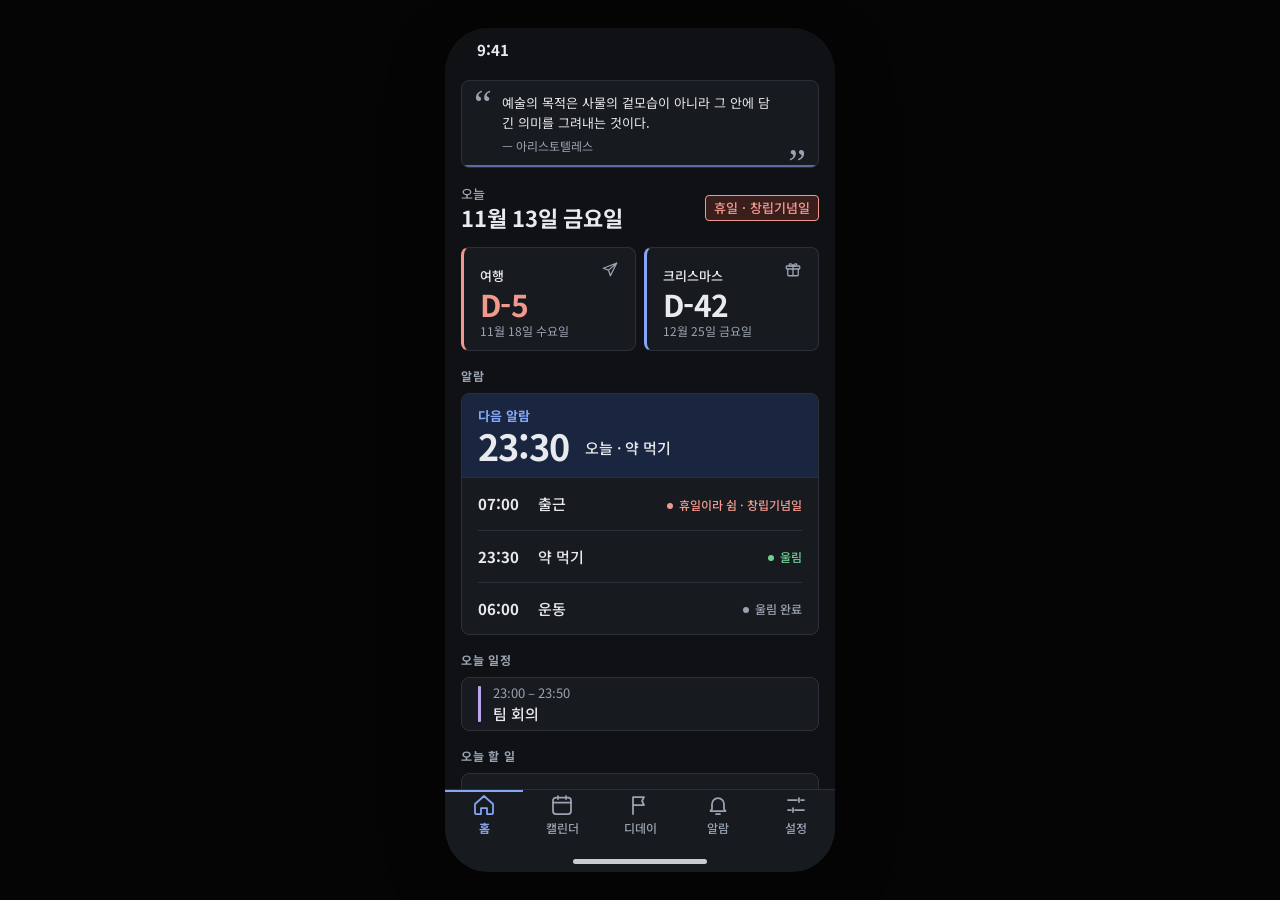
<file: design/home-e-dark.html>
<!doctype html>
<html lang="ko" data-direction="e" data-theme="dark">
<head>
<meta charset="utf-8">
<meta name="viewport" content="width=390, initial-scale=1, viewport-fit=cover">
<title>ThisMoment 홈 — 방향 E · 사무적·정돈 (다크)</title>
<link rel="preconnect" href="https://fonts.googleapis.com">
<link href="https://fonts.googleapis.com/css2?family=Noto+Sans+KR:wght@400;500;700&display=swap" rel="stylesheet">
<style>/* ==========================================================================
   ThisMoment — design tokens (1단계 시안: 방향 A/B/C × 라이트/다크)
   사용법: <html data-direction="a|b|c" data-theme="light|dark">
   - 방향을 고르면 해당 블록만 남기고 나머지는 지워도 됩니다.
   - 색 이름은 의미 기반(--color-danger 등)이라 방향이 바뀌어도 컴포넌트 CSS는 그대로입니다.
   ========================================================================== */

/* --------------------------------------------------------------------------
   1. 방향 공통 (색을 제외한 규격)
   -------------------------------------------------------------------------- */
:root {
  /* 글꼴 */
  --font-family: "Noto Sans KR", "Apple SD Gothic Neo", "Malgun Gothic", system-ui, sans-serif;
  --font-weight-regular: 400;
  --font-weight-medium: 500;
  --font-weight-bold: 700;

  /* 글자 크기 단계 */
  --font-size-xs: 12px;     /* 보조 설명, 탭 라벨 */
  --font-size-sm: 13px;     /* 메모, 칩, 섹션 제목 */
  --font-size-md: 15px;     /* 본문, 목록 행 */
  --font-size-lg: 17px;     /* 강조 본문, 버튼 */
  --font-size-xl: 20px;     /* 카드 제목 */
  --font-size-2xl: 24px;    /* 화면 제목(날짜) */
  --font-size-3xl: 32px;    /* 디데이 숫자 */
  --font-size-display: 44px;/* 다음 알람 시각 */
  --line-tight: 1.25;
  --line-normal: 1.5;

  /* 간격 (4px 기준, 8px 배수 위주) */
  --space-1: 4px;
  --space-2: 8px;
  --space-3: 12px;
  --space-4: 16px;
  --space-5: 20px;
  --space-6: 24px;
  --space-8: 32px;
  --space-10: 40px;
  --space-12: 48px;

  /* 아이콘 */
  --icon-size: 24px;
  --icon-stroke: 1.75;

  /* 터치 / 레이아웃 */
  --touch-min: 44px;
  --tabbar-h: 83px;         /* 49px 탭 + 34px 홈 인디케이터 영역 */
  --focus-ring: 2px;
}

/* --------------------------------------------------------------------------
   2. 방향 A — 미니멀 (기본값)
   -------------------------------------------------------------------------- */
:root,
[data-direction="a"] {
  --color-bg: #F6F6F3;
  --color-surface: #FFFFFF;
  --color-surface-2: #EFEFEB;
  --color-text: #1B1B19;
  --color-muted: #66665F;
  --color-line: #E4E4DE;
  --color-accent: #2F5FD0;
  --color-on-accent: #FFFFFF;
  --color-accent-soft: #E8EEFB;
  --color-danger: #C0262D;
  --color-danger-soft: #FBE9E8;
  --color-ok: #1F7A3D;
  --color-ok-soft: #E5F3EA;
  --color-event: #6B3FC8;
  --color-event-soft: #EFE9FA;
  --color-warn: #8F5A00;
  --color-warn-soft: #FBF0DC;
  --color-neutral-soft: #EDEDE8;
  --color-tabbar-bg: #FFFFFF;
  --color-tabbar-line: #E4E4DE;

  --radius-card: 14px;
  --radius-control: 12px;
  --radius-chip: 8px;
  --radius-sheet: 20px;
  --shadow-card: none;
  --shadow-sheet: 0 -8px 32px rgba(27, 27, 25, 0.16);
  --blur-bar: none;
}

[data-direction="a"][data-theme="dark"] {
  --color-bg: #131312;
  --color-surface: #1D1D1B;
  --color-surface-2: #272725;
  --color-text: #F3F3EF;
  --color-muted: #A4A49C;
  --color-line: #2F2F2C;
  --color-accent: #8AAAFF;
  --color-on-accent: #0E1630;
  --color-accent-soft: #1E2742;
  --color-danger: #FF8F8A;
  --color-danger-soft: #3A1F1E;
  --color-ok: #75D492;
  --color-ok-soft: #1B3125;
  --color-event: #BEA4FF;
  --color-event-soft: #2C2444;
  --color-warn: #E8B25A;
  --color-warn-soft: #3A2E17;
  --color-neutral-soft: #2A2A27;
  --color-tabbar-bg: #1D1D1B;
  --color-tabbar-line: #2F2F2C;
  --shadow-sheet: 0 -8px 32px rgba(0, 0, 0, 0.5);
}

/* --------------------------------------------------------------------------
   3. 방향 B — 아이폰 기본 앱 느낌 (그룹 리스트, 반투명 탭바)
   -------------------------------------------------------------------------- */
[data-direction="b"] {
  --color-bg: #F2F2F7;
  --color-surface: #FFFFFF;
  --color-surface-2: #E9E9EE;
  --color-text: #111114;
  --color-muted: #66666B;
  --color-line: #D6D6DB;
  --color-accent: #0062CC;
  --color-on-accent: #FFFFFF;
  --color-accent-soft: #E3EEFC;
  --color-danger: #C41E2A;
  --color-danger-soft: #FDE7E9;
  --color-ok: #1A7433;
  --color-ok-soft: #E3F4E8;
  --color-event: #8944AB;
  --color-event-soft: #F1E6F7;
  --color-warn: #A05A00;
  --color-warn-soft: #FDEFD9;
  --color-neutral-soft: #E9E9EE;
  --color-tabbar-bg: rgba(249, 249, 251, 0.78);
  --color-tabbar-line: rgba(60, 60, 67, 0.22);

  --radius-card: 12px;
  --radius-control: 12px;
  --radius-chip: 999px;
  --radius-sheet: 14px;
  --shadow-card: none;
  --shadow-sheet: 0 -6px 28px rgba(0, 0, 0, 0.18);
  --blur-bar: blur(22px) saturate(180%);
}

[data-direction="b"][data-theme="dark"] {
  --color-bg: #000000;
  --color-surface: #1C1C1E;
  --color-surface-2: #2C2C2E;
  --color-text: #FFFFFF;
  --color-muted: #9A9AA1;
  --color-line: #38383A;
  --color-accent: #4C9DFF;
  --color-on-accent: #001A3A;
  --color-accent-soft: #0F2A4A;
  --color-danger: #FF6B63;
  --color-danger-soft: #3D1A1C;
  --color-ok: #4CD97B;
  --color-ok-soft: #12301D;
  --color-event: #CF8CF2;
  --color-event-soft: #33203E;
  --color-warn: #FFB340;
  --color-warn-soft: #3A2A10;
  --color-neutral-soft: #2C2C2E;
  --color-tabbar-bg: rgba(28, 28, 30, 0.78);
  --color-tabbar-line: rgba(84, 84, 88, 0.55);
  --shadow-sheet: 0 -6px 28px rgba(0, 0, 0, 0.6);
}

/* --------------------------------------------------------------------------
   4. 방향 C — 부드럽고 화사 (큰 둥근 카드, 파스텔)
   -------------------------------------------------------------------------- */
[data-direction="c"] {
  --color-bg: #FAF7FF;
  --color-surface: #FFFFFF;
  --color-surface-2: #F1ECFB;
  --color-text: #25213A;
  --color-muted: #615B7A;
  --color-line: #ECE6F7;
  --color-accent: #4A55D6;
  --color-on-accent: #FFFFFF;
  --color-accent-soft: #E4E7FF;
  --color-danger: #B3243A;
  --color-danger-soft: #FFDDE2;
  --color-ok: #14703C;
  --color-ok-soft: #D6F3E1;
  --color-event: #5E35B8;
  --color-event-soft: #E7DCFF;
  --color-warn: #8A4A06;
  --color-warn-soft: #FFE6C9;
  --color-neutral-soft: #ECE9F4;
  --color-tabbar-bg: #FFFFFF;
  --color-tabbar-line: transparent;

  --radius-card: 28px;
  --radius-control: 20px;
  --radius-chip: 999px;
  --radius-sheet: 32px;
  --shadow-card: 0 8px 24px rgba(94, 53, 184, 0.10);
  --shadow-sheet: 0 -10px 40px rgba(94, 53, 184, 0.22);
  --blur-bar: none;
}

[data-direction="c"][data-theme="dark"] {
  --color-bg: #171424;
  --color-surface: #221E33;
  --color-surface-2: #2D2842;
  --color-text: #F4F1FF;
  --color-muted: #AEA7C9;
  --color-line: #342F4B;
  --color-accent: #9EA8FF;
  --color-on-accent: #131031;
  --color-accent-soft: #2B2F66;
  --color-danger: #FF9AA8;
  --color-danger-soft: #4A2030;
  --color-ok: #7EDBA3;
  --color-ok-soft: #1C3D2C;
  --color-event: #C9B3FF;
  --color-event-soft: #3A2C66;
  --color-warn: #FFC27A;
  --color-warn-soft: #4A3216;
  --color-neutral-soft: #2D2842;
  --color-tabbar-bg: #2D2842;
  --shadow-card: 0 8px 24px rgba(0, 0, 0, 0.35);
  --shadow-sheet: 0 -10px 40px rgba(0, 0, 0, 0.6);
}

/* --------------------------------------------------------------------------
   5. 방향 D — 밝고 가벼운 파스텔 (TimeBlocks 참고: 흰 바탕, 연한 색 면, 작은 그림자)
   -------------------------------------------------------------------------- */
[data-direction="d"] {
  --color-bg: #FFFFFF;
  --color-surface: #FFFFFF;
  --color-surface-2: #F3F6FC;
  --color-text: #1F2433;
  --color-muted: #586178;
  --color-line: #E8ECF5;
  --color-accent: #2B62E8;
  --color-on-accent: #FFFFFF;
  --color-accent-soft: #E8F0FF;
  --color-danger: #C8283A;
  --color-danger-soft: #FFE8EB;
  --color-ok: #1A7A40;
  --color-ok-soft: #E1F7E9;
  --color-event: #6A3FD0;
  --color-event-soft: #EFE7FF;
  --color-warn: #8F5400;
  --color-warn-soft: #FFF2D2;
  --color-neutral-soft: #F0F2F7;
  --color-tabbar-bg: #FFFFFF;
  --color-tabbar-line: #E8ECF5;

  --radius-card: 20px;
  --radius-control: 16px;
  --radius-chip: 999px;
  --radius-sheet: 28px;
  --shadow-card: 0 4px 18px rgba(43, 98, 232, 0.08);
  --shadow-sheet: 0 -8px 32px rgba(43, 98, 232, 0.16);
  --blur-bar: none;
}

[data-direction="d"][data-theme="dark"] {
  --color-bg: #101424;
  --color-surface: #181D32;
  --color-surface-2: #212844;
  --color-text: #EEF1FA;
  --color-muted: #A3ACC4;
  --color-line: #2A3150;
  --color-accent: #8FB0FF;
  --color-on-accent: #0A1536;
  --color-accent-soft: #1F2C58;
  --color-danger: #FF9AA6;
  --color-danger-soft: #42202A;
  --color-ok: #7DDBA0;
  --color-ok-soft: #1B3A2A;
  --color-event: #C5AEFF;
  --color-event-soft: #31265E;
  --color-warn: #F6C26E;
  --color-warn-soft: #3D2F16;
  --color-neutral-soft: #212844;
  --color-tabbar-bg: #181D32;
  --color-tabbar-line: #2A3150;
  --shadow-card: 0 4px 18px rgba(0, 0, 0, 0.35);
  --shadow-sheet: 0 -8px 32px rgba(0, 0, 0, 0.6);
}

/* --------------------------------------------------------------------------
   6. 방향 E — 사무적·정돈 (연한 회색 바탕, 흰 패널, 얇은 선, 작은 모서리, 색은 의미 표시에만)
   -------------------------------------------------------------------------- */
[data-direction="e"] {
  --color-bg: #FFFFFF;
  --color-surface: #FFFFFF;
  --color-surface-2: #EEF0F3;
  --color-text: #181B20;
  --color-muted: #5A6270;
  --color-line: #D8DCE2;
  --color-accent: #2A55C0;
  --color-on-accent: #FFFFFF;
  --color-accent-soft: #E9EEF9;
  --color-danger: #B42318;
  --color-danger-soft: #FCEBE9;
  --color-ok: #17703A;
  --color-ok-soft: #E6F3EA;
  --color-event: #5B3FB0;
  --color-event-soft: #EEEAF8;
  --color-warn: #8A5200;
  --color-warn-soft: #FBF1DC;
  --color-neutral-soft: #ECEEF1;
  --color-tabbar-bg: #FFFFFF;
  --color-tabbar-line: #D8DCE2;

  --radius-card: 8px;
  --radius-control: 6px;
  --radius-chip: 4px;
  --radius-sheet: 12px;
  --shadow-card: none;
  --shadow-sheet: 0 -6px 24px rgba(24, 27, 32, 0.16);
  --blur-bar: none;
}

[data-direction="e"][data-theme="dark"] {
  --color-bg: #0F1114;
  --color-surface: #171A1F;
  --color-surface-2: #20242B;
  --color-text: #E8EAEE;
  --color-muted: #9AA3B2;
  --color-line: #2B3038;
  --color-accent: #86A6F5;
  --color-on-accent: #0A1430;
  --color-accent-soft: #1A2540;
  --color-danger: #F2998F;
  --color-danger-soft: #3A1E1B;
  --color-ok: #6FCF92;
  --color-ok-soft: #17301F;
  --color-event: #B9A6F2;
  --color-event-soft: #2A2342;
  --color-warn: #E0B15C;
  --color-warn-soft: #35290F;
  --color-neutral-soft: #20242B;
  --color-tabbar-bg: #171A1F;
  --color-tabbar-line: #2B3038;
  --shadow-sheet: 0 -6px 24px rgba(0, 0, 0, 0.6);
}
</style>
<style>
*{box-sizing:border-box;margin:0;padding:0}
html{background:#CFCFCA}
html[data-theme="dark"]{background:#050505}
body{min-height:100vh;display:flex;justify-content:center;font-family:var(--font-family);-webkit-font-smoothing:antialiased}
@media (min-width:430px){body{align-items:center;padding:24px 0}.tm-phone{border-radius:44px;box-shadow:0 20px 60px rgba(0,0,0,.28)}}
.tm-phone{position:relative;width:390px;height:844px;overflow:hidden;background:var(--color-bg);color:var(--color-text);font-size:var(--font-size-md);line-height:var(--line-normal)}
.tm-status{position:absolute;top:0;left:0;right:0;height:44px;z-index:3;display:flex;align-items:center;padding:0 var(--space-8);font-size:var(--font-size-md);font-weight:var(--font-weight-bold);background:var(--color-bg)}
.tm-scroll{position:absolute;inset:0;overflow-y:auto;scrollbar-width:none;padding:calc(44px + var(--space-2)) var(--space-4) calc(var(--tabbar-h) + var(--space-6))}
.tm-scroll::-webkit-scrollbar{display:none}
.tm-i{width:var(--icon-size);height:var(--icon-size);fill:none;stroke:currentColor;stroke-width:var(--icon-stroke);stroke-linecap:round;stroke-linejoin:round;flex:none}
p,h1,h2,blockquote,figure{margin:0}
ul{list-style:none}
button{font:inherit;color:inherit;background:none;border:0;text-align:left;cursor:pointer}
:focus-visible{outline:var(--focus-ring) solid var(--color-accent);outline-offset:2px}
.tm-quote{position:relative;overflow:hidden}
.tm-quote blockquote{font-size:var(--font-size-sm);line-height:1.55;font-weight:var(--font-weight-medium)}
.tm-quote figcaption{font-size:var(--font-size-xs);color:var(--color-muted);margin-top:var(--space-1)}
.tm-q-mark{position:absolute;font-family:Georgia,"Noto Serif KR",serif;line-height:1;color:var(--color-accent);pointer-events:none}
.tm-q-timer{position:absolute;left:0;bottom:0;height:2px;background:var(--color-accent);width:100%;transform-origin:left;animation:tm-timer 10s linear infinite;opacity:.55}
@keyframes tm-timer{from{transform:scaleX(0)}to{transform:scaleX(1)}}
@media (prefers-reduced-motion:reduce){.tm-q-timer{animation:none;transform:scaleX(1);opacity:.25}}
.tm-today{display:flex;align-items:flex-end;justify-content:space-between;gap:var(--space-2)}
.tm-eyebrow{font-size:var(--font-size-sm);color:var(--color-muted);font-weight:var(--font-weight-medium)}
.tm-today h1{font-size:var(--font-size-2xl);line-height:var(--line-tight);font-weight:var(--font-weight-bold);letter-spacing:-.02em}
.tm-chip{display:inline-flex;align-items:center;min-height:28px;padding:0 var(--space-3);border-radius:var(--radius-chip);font-size:var(--font-size-sm);font-weight:var(--font-weight-bold);white-space:nowrap}
.tm-chip-danger{background:var(--color-danger-soft);color:var(--color-danger)}
.tm-dday-grid{display:grid;grid-template-columns:1fr 1fr;gap:var(--space-3)}
.tm-dday{position:relative;background:var(--color-surface);border-radius:var(--radius-card);box-shadow:var(--shadow-card)}
.tm-dday p{line-height:var(--line-tight)}
.tm-dday-title{font-size:var(--font-size-sm);font-weight:var(--font-weight-medium)}
.tm-dday-count{font-size:var(--font-size-3xl);font-weight:var(--font-weight-bold);letter-spacing:-.02em;font-variant-numeric:tabular-nums}
.tm-dday-date{font-size:var(--font-size-xs);color:var(--color-muted)}
.tm-sec-title{font-size:var(--font-size-sm);font-weight:var(--font-weight-bold);color:var(--color-muted)}
.tm-card{background:var(--color-surface);border-radius:var(--radius-card);box-shadow:var(--shadow-card);overflow:hidden}
.tm-alarm-label{font-size:var(--font-size-sm);color:var(--color-muted);font-weight:var(--font-weight-medium)}
.tm-alarm-time{font-size:var(--font-size-display);line-height:1.1;font-weight:var(--font-weight-bold);letter-spacing:-.03em;font-variant-numeric:tabular-nums}
.tm-alarm-sub{font-size:var(--font-size-md);font-weight:var(--font-weight-medium)}
.tm-row{display:flex;align-items:center;min-height:var(--touch-min)}
.tm-row-ic{display:none}
.tm-time{font-variant-numeric:tabular-nums;font-weight:var(--font-weight-bold);font-size:var(--font-size-md);width:52px;flex:none}
.tm-row-main{display:flex;flex-direction:column;min-width:0}
.tm-row-main b{font-weight:var(--font-weight-medium);font-size:var(--font-size-md);line-height:var(--line-tight)}
.tm-note{font-size:var(--font-size-xs);line-height:var(--line-tight);margin-top:2px;font-weight:var(--font-weight-medium)}
.tm-note-danger{color:var(--color-danger)}.tm-note-ok{color:var(--color-ok)}.tm-note-muted{color:var(--color-muted)}
.tm-event{display:flex;align-items:center;gap:var(--space-3);min-height:var(--touch-min)}
.tm-event-bar{width:4px;height:40px;border-radius:2px;background:var(--color-event);flex:none}
.tm-event-time{font-size:var(--font-size-xs);color:var(--color-muted);font-variant-numeric:tabular-nums}
.tm-event-title{font-size:var(--font-size-md);font-weight:var(--font-weight-medium)}
.tm-todo{display:flex;align-items:center;gap:var(--space-3);width:100%;min-height:var(--touch-min)}
.tm-check{width:22px;height:22px;border-radius:50%;border:1.75px solid var(--color-muted);display:grid;place-items:center;flex:none}
.tm-check .tm-i{width:14px;height:14px;stroke-width:2.4;opacity:0}
.tm-todo.is-done .tm-check{background:var(--color-accent);border-color:var(--color-accent);color:var(--color-on-accent)}
.tm-todo.is-done .tm-check .tm-i{opacity:1}
.tm-todo.is-done .tm-todo-text{text-decoration:line-through;color:var(--color-muted)}
.tm-tabbar{position:absolute;left:0;right:0;bottom:0;height:var(--tabbar-h);display:grid;grid-template-columns:repeat(5,1fr);align-items:start;padding-top:var(--space-1);background:var(--color-tabbar-bg);border-top:.5px solid var(--color-tabbar-line);-webkit-backdrop-filter:var(--blur-bar);backdrop-filter:var(--blur-bar);z-index:4}
.tm-tab{display:flex;flex-direction:column;align-items:center;justify-content:center;gap:2px;min-height:var(--touch-min);height:49px;color:var(--color-muted);text-decoration:none;font-size:var(--font-size-xs);font-weight:var(--font-weight-medium)}
.tm-tab.is-active{color:var(--color-accent);font-weight:var(--font-weight-bold)}
.tm-home-bar{position:absolute;left:50%;bottom:8px;width:134px;height:5px;margin-left:-67px;border-radius:3px;background:var(--color-text);opacity:.85;z-index:5}

/* 방향 E — 사무적·정돈: 얇은 선, 작은 모서리, 표처럼 정렬된 행, 색은 상태 표시에만 */
.tm-quote{padding:var(--space-3) var(--space-3) var(--space-3) var(--space-10);margin:0 0 var(--space-4);background:var(--color-surface);border:1px solid var(--color-line);border-radius:var(--radius-card)}
.tm-q-open{left:var(--space-3);top:4px;font-size:40px;color:var(--color-muted)}
.tm-q-close{right:var(--space-3);bottom:-16px;font-size:40px;color:var(--color-muted)}
.tm-quote{padding-right:var(--space-10)}
.tm-quote blockquote{font-weight:var(--font-weight-regular);color:var(--color-text)}
.tm-q-timer{height:2px;left:0;right:0;width:100%;opacity:.6}
.tm-today{margin:0 0 var(--space-4);align-items:center}
.tm-today h1{font-size:22px;letter-spacing:-.01em}
.tm-chip{min-height:26px;padding:0 var(--space-2);font-weight:var(--font-weight-medium);border:1px solid currentColor;background:var(--color-danger-soft)}
.tm-dday-grid{gap:var(--space-2)}
.tm-dday{padding:var(--space-3) var(--space-4);border:1px solid var(--color-line);display:grid;grid-template-columns:1fr auto;column-gap:var(--space-2);align-items:end}
.tm-dday-title{grid-column:1;font-weight:var(--font-weight-medium)}
.tm-dday-ic{grid-column:2;grid-row:1;color:var(--color-muted);justify-self:end}
.tm-dday-ic .tm-i{width:18px;height:18px}
.tm-dday-count{grid-column:1/3;font-size:30px;margin-top:2px}
.tm-dday-date{grid-column:1/3}
.tm-dday-danger{border-left:3px solid var(--color-danger)}
.tm-dday-danger .tm-dday-count{color:var(--color-danger)}
.tm-dday-accent{border-left:3px solid var(--color-accent)}
.tm-sec{margin-top:var(--space-4)}
.tm-sec-title{margin:0 0 var(--space-2);font-size:var(--font-size-xs);letter-spacing:.06em;font-weight:var(--font-weight-bold)}
.tm-card{border:1px solid var(--color-line);border-radius:var(--radius-card)}
.tm-alarm-next{display:grid;grid-template-columns:auto 1fr;column-gap:var(--space-4);align-items:end;padding:var(--space-3) var(--space-4);border-bottom:1px solid var(--color-line);background:var(--color-accent-soft)}
.tm-alarm-label{grid-column:1/3;color:var(--color-accent);font-weight:var(--font-weight-bold)}
.tm-alarm-time{font-size:36px;color:var(--color-text)}
.tm-alarm-sub{padding-bottom:6px;color:var(--color-text)}
.tm-rows{padding:0 var(--space-4)}
.tm-row{min-height:52px;border-top:1px solid var(--color-line);gap:var(--space-2)}
.tm-row:first-child{border-top:0}
.tm-row-main{flex:1;flex-direction:row;align-items:center;justify-content:space-between;gap:var(--space-2)}
.tm-note{margin:0;text-align:right}
.tm-note::before{content:"";display:inline-block;width:6px;height:6px;border-radius:50%;background:currentColor;margin-right:6px;vertical-align:1px}
.tm-event-card,.tm-todo-card{padding:var(--space-1) var(--space-4)}
.tm-event-bar{width:3px;height:36px;border-radius:1px}
.tm-event-time{font-size:var(--font-size-sm)}
.tm-check{border-radius:5px;border-width:1.5px}
.tm-todo+.tm-todo{border-top:1px solid var(--color-line)}
.tm-tabbar{padding-top:0;align-items:start}
.tm-tab{height:49px;border-radius:0}
.tm-tab.is-active{box-shadow:inset 0 2px 0 var(--color-accent)}
</style>
</head>
<body>
<div class="tm-phone" id="tm-root">
  <svg width="0" height="0" style="position:absolute" aria-hidden="true" focusable="false"><defs>
<symbol id="tm-i-home" viewBox="0 0 24 24"><path d="M3 11l9-8 9 8v9a1 1 0 0 1-1 1h-5v-6H9v6H4a1 1 0 0 1-1-1z"/></symbol>
<symbol id="tm-i-cal" viewBox="0 0 24 24"><rect x="3" y="4.5" width="18" height="16.5" rx="3"/><path d="M3 9.5h18M8 3v3M16 3v3"/></symbol>
<symbol id="tm-i-flag" viewBox="0 0 24 24"><path d="M5 21V4M5 4h11l-2 4 2 4H5"/></symbol>
<symbol id="tm-i-bell" viewBox="0 0 24 24"><path d="M6 16v-5a6 6 0 0 1 12 0v5l1.5 2h-15zM10 21h4"/></symbol>
<symbol id="tm-i-set" viewBox="0 0 24 24"><path d="M4 7h9M17 7h3M4 17h3M11 17h9M15 5v4M9 15v4"/></symbol>
<symbol id="tm-i-plane" viewBox="0 0 24 24"><path d="M21 4L3 11l7 2.5L12.5 21zM10 13.5L21 4"/></symbol>
<symbol id="tm-i-gift" viewBox="0 0 24 24"><rect x="3" y="8" width="18" height="4" rx="1"/><path d="M12 8v13M5 12v8a1 1 0 0 0 1 1h12a1 1 0 0 0 1-1v-8M12 8c-1-3-5-4-5-1.5S10 8 12 8zM12 8c1-3 5-4 5-1.5S14 8 12 8z"/></symbol>
<symbol id="tm-i-check" viewBox="0 0 24 24"><path d="M5 12.5l4.5 4.5L19 7.5"/></symbol>
<symbol id="tm-i-brief" viewBox="0 0 24 24"><rect x="3" y="7" width="18" height="13" rx="2"/><path d="M9 7V5a1 1 0 0 1 1-1h4a1 1 0 0 1 1 1v2M3 13h18"/></symbol>
<symbol id="tm-i-pill" viewBox="0 0 24 24"><path d="M10.5 20.5a5 5 0 0 1-7-7l9-9a5 5 0 0 1 7 7zM8.5 8.5l7 7"/></symbol>
<symbol id="tm-i-dumb" viewBox="0 0 24 24"><path d="M6 8v8M18 8v8M3 10v4M21 10v4M6 12h12"/></symbol>
<symbol id="tm-i-plus" viewBox="0 0 24 24"><path d="M12 5v14M5 12h14"/></symbol>
</defs></svg>
  <div class="tm-status" aria-hidden="true"><span>9:41</span></div>
  <main class="tm-scroll">

    <figure class="tm-quote" aria-live="off">
      <span class="tm-q-mark tm-q-open" aria-hidden="true">&ldquo;</span>
      <blockquote>예술의 목적은 사물의 겉모습이 아니라 그 안에 담긴 의미를 그려내는 것이다.</blockquote>
      <figcaption>&mdash; 아리스토텔레스</figcaption>
      <span class="tm-q-mark tm-q-close" aria-hidden="true">&rdquo;</span>
      <span class="tm-q-timer" aria-hidden="true"></span>
    </figure>

    <header class="tm-today">
      <div>
        <p class="tm-eyebrow">오늘</p>
        <h1>11월 13일 금요일</h1>
      </div>
      <span class="tm-chip tm-chip-danger">휴일 · 창립기념일</span>
    </header>

    <section class="tm-dday-grid" aria-label="디데이">
      <article class="tm-dday tm-dday-danger">
        <span class="tm-dday-ic"><svg class="tm-i" aria-hidden="true"><use href="#tm-i-plane"/></svg></span>
        <p class="tm-dday-title">여행</p>
        <p class="tm-dday-count">D-5</p>
        <p class="tm-dday-date">11월 18일 수요일</p>
      </article>
      <article class="tm-dday tm-dday-accent">
        <span class="tm-dday-ic"><svg class="tm-i" aria-hidden="true"><use href="#tm-i-gift"/></svg></span>
        <p class="tm-dday-title">크리스마스</p>
        <p class="tm-dday-count">D-42</p>
        <p class="tm-dday-date">12월 25일 금요일</p>
      </article>
    </section>

    <section class="tm-sec">
      <h2 class="tm-sec-title">알람</h2>
      <div class="tm-card tm-alarm">
        <div class="tm-alarm-next">
          <p class="tm-alarm-label">다음 알람</p>
          <p class="tm-alarm-time">23:30</p>
          <p class="tm-alarm-sub">오늘 · 약 먹기</p>
        </div>
        <ul class="tm-rows">
          <li class="tm-row">
            <span class="tm-row-ic tm-tone-danger"><svg class="tm-i" aria-hidden="true"><use href="#tm-i-brief"/></svg></span>
            <span class="tm-time">07:00</span>
            <span class="tm-row-main"><b>출근</b><small class="tm-note tm-note-danger">휴일이라 쉼 · 창립기념일</small></span>
          </li>
          <li class="tm-row">
            <span class="tm-row-ic tm-tone-ok"><svg class="tm-i" aria-hidden="true"><use href="#tm-i-pill"/></svg></span>
            <span class="tm-time">23:30</span>
            <span class="tm-row-main"><b>약 먹기</b><small class="tm-note tm-note-ok">울림</small></span>
          </li>
          <li class="tm-row">
            <span class="tm-row-ic tm-tone-neutral"><svg class="tm-i" aria-hidden="true"><use href="#tm-i-dumb"/></svg></span>
            <span class="tm-time">06:00</span>
            <span class="tm-row-main"><b>운동</b><small class="tm-note tm-note-muted">울림 완료</small></span>
          </li>
        </ul>
      </div>
    </section>

    <section class="tm-sec">
      <h2 class="tm-sec-title">오늘 일정</h2>
      <div class="tm-card tm-event-card">
        <div class="tm-event">
          <span class="tm-event-bar" aria-hidden="true"></span>
          <div><p class="tm-event-time">23:00 – 23:50</p><p class="tm-event-title">팀 회의</p></div>
        </div>
      </div>
    </section>

    <section class="tm-sec">
      <h2 class="tm-sec-title">오늘 할 일</h2>
      <div class="tm-card tm-todo-card">
        <button class="tm-todo" role="checkbox" aria-checked="false"><span class="tm-check"><svg class="tm-i" aria-hidden="true"><use href="#tm-i-check"/></svg></span><span class="tm-todo-text">메일 답장</span></button>
        <button class="tm-todo is-done" role="checkbox" aria-checked="true"><span class="tm-check"><svg class="tm-i" aria-hidden="true"><use href="#tm-i-check"/></svg></span><span class="tm-todo-text">장보기</span></button>
      </div>
    </section>

  </main>

  <nav class="tm-tabbar" aria-label="주 메뉴">
    <a class="tm-tab is-active" href="#" aria-current="page"><svg class="tm-i" aria-hidden="true"><use href="#tm-i-home"/></svg><span>홈</span></a>
    <a class="tm-tab" href="#"><svg class="tm-i" aria-hidden="true"><use href="#tm-i-cal"/></svg><span>캘린더</span></a>
    <a class="tm-tab" href="#"><svg class="tm-i" aria-hidden="true"><use href="#tm-i-flag"/></svg><span>디데이</span></a>
    <a class="tm-tab" href="#"><svg class="tm-i" aria-hidden="true"><use href="#tm-i-bell"/></svg><span>알람</span></a>
    <a class="tm-tab" href="#"><svg class="tm-i" aria-hidden="true"><use href="#tm-i-set"/></svg><span>설정</span></a>
  </nav>
  <span class="tm-home-bar" aria-hidden="true"></span>
</div>
</body>
</html>
</file>
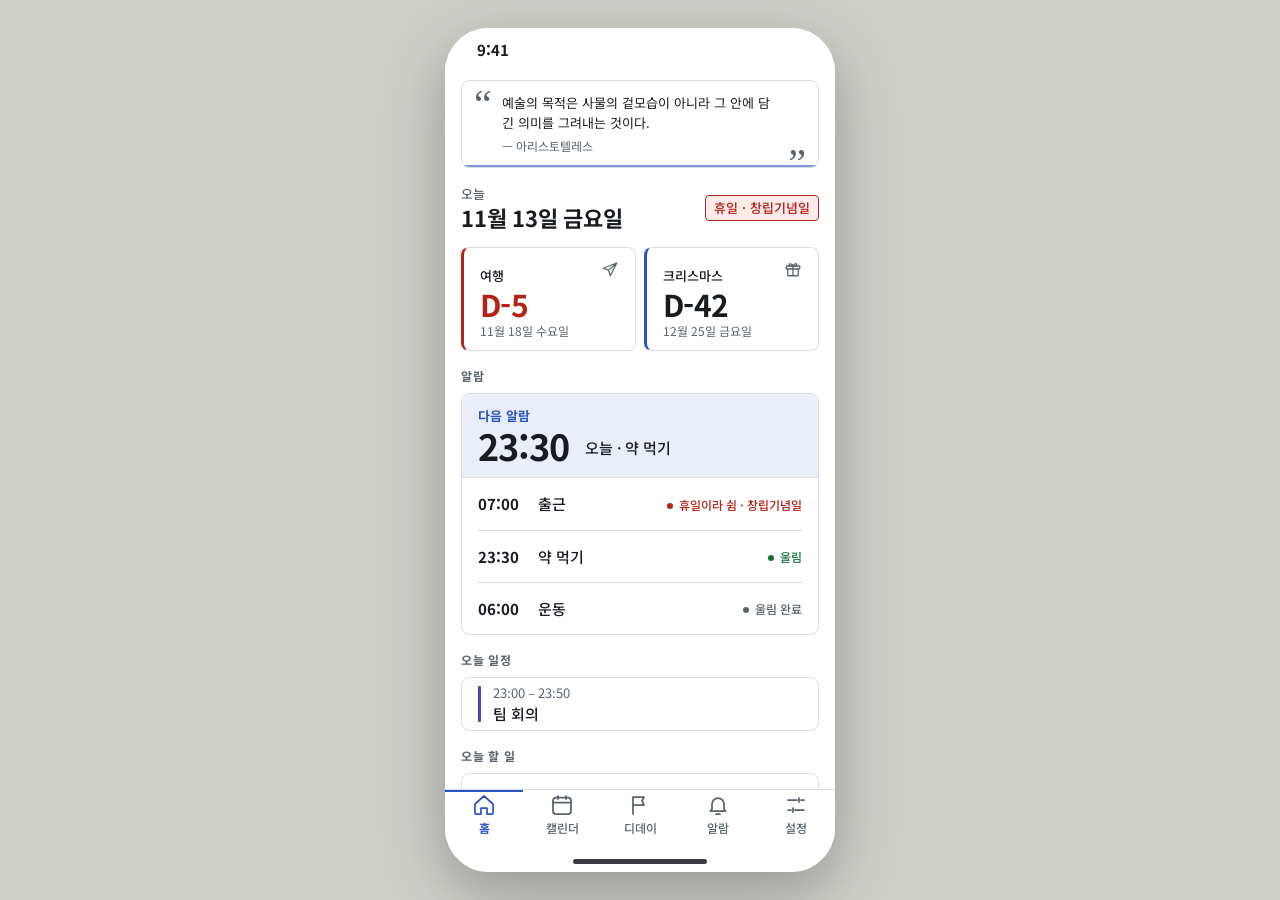
<file: design/home-e-light.html>
<!doctype html>
<html lang="ko" data-direction="e" data-theme="light">
<head>
<meta charset="utf-8">
<meta name="viewport" content="width=390, initial-scale=1, viewport-fit=cover">
<title>ThisMoment 홈 — 방향 E · 사무적·정돈 (라이트)</title>
<link rel="preconnect" href="https://fonts.googleapis.com">
<link href="https://fonts.googleapis.com/css2?family=Noto+Sans+KR:wght@400;500;700&display=swap" rel="stylesheet">
<style>/* ==========================================================================
   ThisMoment — design tokens (1단계 시안: 방향 A/B/C × 라이트/다크)
   사용법: <html data-direction="a|b|c" data-theme="light|dark">
   - 방향을 고르면 해당 블록만 남기고 나머지는 지워도 됩니다.
   - 색 이름은 의미 기반(--color-danger 등)이라 방향이 바뀌어도 컴포넌트 CSS는 그대로입니다.
   ========================================================================== */

/* --------------------------------------------------------------------------
   1. 방향 공통 (색을 제외한 규격)
   -------------------------------------------------------------------------- */
:root {
  /* 글꼴 */
  --font-family: "Noto Sans KR", "Apple SD Gothic Neo", "Malgun Gothic", system-ui, sans-serif;
  --font-weight-regular: 400;
  --font-weight-medium: 500;
  --font-weight-bold: 700;

  /* 글자 크기 단계 */
  --font-size-xs: 12px;     /* 보조 설명, 탭 라벨 */
  --font-size-sm: 13px;     /* 메모, 칩, 섹션 제목 */
  --font-size-md: 15px;     /* 본문, 목록 행 */
  --font-size-lg: 17px;     /* 강조 본문, 버튼 */
  --font-size-xl: 20px;     /* 카드 제목 */
  --font-size-2xl: 24px;    /* 화면 제목(날짜) */
  --font-size-3xl: 32px;    /* 디데이 숫자 */
  --font-size-display: 44px;/* 다음 알람 시각 */
  --line-tight: 1.25;
  --line-normal: 1.5;

  /* 간격 (4px 기준, 8px 배수 위주) */
  --space-1: 4px;
  --space-2: 8px;
  --space-3: 12px;
  --space-4: 16px;
  --space-5: 20px;
  --space-6: 24px;
  --space-8: 32px;
  --space-10: 40px;
  --space-12: 48px;

  /* 아이콘 */
  --icon-size: 24px;
  --icon-stroke: 1.75;

  /* 터치 / 레이아웃 */
  --touch-min: 44px;
  --tabbar-h: 83px;         /* 49px 탭 + 34px 홈 인디케이터 영역 */
  --focus-ring: 2px;
}

/* --------------------------------------------------------------------------
   2. 방향 A — 미니멀 (기본값)
   -------------------------------------------------------------------------- */
:root,
[data-direction="a"] {
  --color-bg: #F6F6F3;
  --color-surface: #FFFFFF;
  --color-surface-2: #EFEFEB;
  --color-text: #1B1B19;
  --color-muted: #66665F;
  --color-line: #E4E4DE;
  --color-accent: #2F5FD0;
  --color-on-accent: #FFFFFF;
  --color-accent-soft: #E8EEFB;
  --color-danger: #C0262D;
  --color-danger-soft: #FBE9E8;
  --color-ok: #1F7A3D;
  --color-ok-soft: #E5F3EA;
  --color-event: #6B3FC8;
  --color-event-soft: #EFE9FA;
  --color-warn: #8F5A00;
  --color-warn-soft: #FBF0DC;
  --color-neutral-soft: #EDEDE8;
  --color-tabbar-bg: #FFFFFF;
  --color-tabbar-line: #E4E4DE;

  --radius-card: 14px;
  --radius-control: 12px;
  --radius-chip: 8px;
  --radius-sheet: 20px;
  --shadow-card: none;
  --shadow-sheet: 0 -8px 32px rgba(27, 27, 25, 0.16);
  --blur-bar: none;
}

[data-direction="a"][data-theme="dark"] {
  --color-bg: #131312;
  --color-surface: #1D1D1B;
  --color-surface-2: #272725;
  --color-text: #F3F3EF;
  --color-muted: #A4A49C;
  --color-line: #2F2F2C;
  --color-accent: #8AAAFF;
  --color-on-accent: #0E1630;
  --color-accent-soft: #1E2742;
  --color-danger: #FF8F8A;
  --color-danger-soft: #3A1F1E;
  --color-ok: #75D492;
  --color-ok-soft: #1B3125;
  --color-event: #BEA4FF;
  --color-event-soft: #2C2444;
  --color-warn: #E8B25A;
  --color-warn-soft: #3A2E17;
  --color-neutral-soft: #2A2A27;
  --color-tabbar-bg: #1D1D1B;
  --color-tabbar-line: #2F2F2C;
  --shadow-sheet: 0 -8px 32px rgba(0, 0, 0, 0.5);
}

/* --------------------------------------------------------------------------
   3. 방향 B — 아이폰 기본 앱 느낌 (그룹 리스트, 반투명 탭바)
   -------------------------------------------------------------------------- */
[data-direction="b"] {
  --color-bg: #F2F2F7;
  --color-surface: #FFFFFF;
  --color-surface-2: #E9E9EE;
  --color-text: #111114;
  --color-muted: #66666B;
  --color-line: #D6D6DB;
  --color-accent: #0062CC;
  --color-on-accent: #FFFFFF;
  --color-accent-soft: #E3EEFC;
  --color-danger: #C41E2A;
  --color-danger-soft: #FDE7E9;
  --color-ok: #1A7433;
  --color-ok-soft: #E3F4E8;
  --color-event: #8944AB;
  --color-event-soft: #F1E6F7;
  --color-warn: #A05A00;
  --color-warn-soft: #FDEFD9;
  --color-neutral-soft: #E9E9EE;
  --color-tabbar-bg: rgba(249, 249, 251, 0.78);
  --color-tabbar-line: rgba(60, 60, 67, 0.22);

  --radius-card: 12px;
  --radius-control: 12px;
  --radius-chip: 999px;
  --radius-sheet: 14px;
  --shadow-card: none;
  --shadow-sheet: 0 -6px 28px rgba(0, 0, 0, 0.18);
  --blur-bar: blur(22px) saturate(180%);
}

[data-direction="b"][data-theme="dark"] {
  --color-bg: #000000;
  --color-surface: #1C1C1E;
  --color-surface-2: #2C2C2E;
  --color-text: #FFFFFF;
  --color-muted: #9A9AA1;
  --color-line: #38383A;
  --color-accent: #4C9DFF;
  --color-on-accent: #001A3A;
  --color-accent-soft: #0F2A4A;
  --color-danger: #FF6B63;
  --color-danger-soft: #3D1A1C;
  --color-ok: #4CD97B;
  --color-ok-soft: #12301D;
  --color-event: #CF8CF2;
  --color-event-soft: #33203E;
  --color-warn: #FFB340;
  --color-warn-soft: #3A2A10;
  --color-neutral-soft: #2C2C2E;
  --color-tabbar-bg: rgba(28, 28, 30, 0.78);
  --color-tabbar-line: rgba(84, 84, 88, 0.55);
  --shadow-sheet: 0 -6px 28px rgba(0, 0, 0, 0.6);
}

/* --------------------------------------------------------------------------
   4. 방향 C — 부드럽고 화사 (큰 둥근 카드, 파스텔)
   -------------------------------------------------------------------------- */
[data-direction="c"] {
  --color-bg: #FAF7FF;
  --color-surface: #FFFFFF;
  --color-surface-2: #F1ECFB;
  --color-text: #25213A;
  --color-muted: #615B7A;
  --color-line: #ECE6F7;
  --color-accent: #4A55D6;
  --color-on-accent: #FFFFFF;
  --color-accent-soft: #E4E7FF;
  --color-danger: #B3243A;
  --color-danger-soft: #FFDDE2;
  --color-ok: #14703C;
  --color-ok-soft: #D6F3E1;
  --color-event: #5E35B8;
  --color-event-soft: #E7DCFF;
  --color-warn: #8A4A06;
  --color-warn-soft: #FFE6C9;
  --color-neutral-soft: #ECE9F4;
  --color-tabbar-bg: #FFFFFF;
  --color-tabbar-line: transparent;

  --radius-card: 28px;
  --radius-control: 20px;
  --radius-chip: 999px;
  --radius-sheet: 32px;
  --shadow-card: 0 8px 24px rgba(94, 53, 184, 0.10);
  --shadow-sheet: 0 -10px 40px rgba(94, 53, 184, 0.22);
  --blur-bar: none;
}

[data-direction="c"][data-theme="dark"] {
  --color-bg: #171424;
  --color-surface: #221E33;
  --color-surface-2: #2D2842;
  --color-text: #F4F1FF;
  --color-muted: #AEA7C9;
  --color-line: #342F4B;
  --color-accent: #9EA8FF;
  --color-on-accent: #131031;
  --color-accent-soft: #2B2F66;
  --color-danger: #FF9AA8;
  --color-danger-soft: #4A2030;
  --color-ok: #7EDBA3;
  --color-ok-soft: #1C3D2C;
  --color-event: #C9B3FF;
  --color-event-soft: #3A2C66;
  --color-warn: #FFC27A;
  --color-warn-soft: #4A3216;
  --color-neutral-soft: #2D2842;
  --color-tabbar-bg: #2D2842;
  --shadow-card: 0 8px 24px rgba(0, 0, 0, 0.35);
  --shadow-sheet: 0 -10px 40px rgba(0, 0, 0, 0.6);
}

/* --------------------------------------------------------------------------
   5. 방향 D — 밝고 가벼운 파스텔 (TimeBlocks 참고: 흰 바탕, 연한 색 면, 작은 그림자)
   -------------------------------------------------------------------------- */
[data-direction="d"] {
  --color-bg: #FFFFFF;
  --color-surface: #FFFFFF;
  --color-surface-2: #F3F6FC;
  --color-text: #1F2433;
  --color-muted: #586178;
  --color-line: #E8ECF5;
  --color-accent: #2B62E8;
  --color-on-accent: #FFFFFF;
  --color-accent-soft: #E8F0FF;
  --color-danger: #C8283A;
  --color-danger-soft: #FFE8EB;
  --color-ok: #1A7A40;
  --color-ok-soft: #E1F7E9;
  --color-event: #6A3FD0;
  --color-event-soft: #EFE7FF;
  --color-warn: #8F5400;
  --color-warn-soft: #FFF2D2;
  --color-neutral-soft: #F0F2F7;
  --color-tabbar-bg: #FFFFFF;
  --color-tabbar-line: #E8ECF5;

  --radius-card: 20px;
  --radius-control: 16px;
  --radius-chip: 999px;
  --radius-sheet: 28px;
  --shadow-card: 0 4px 18px rgba(43, 98, 232, 0.08);
  --shadow-sheet: 0 -8px 32px rgba(43, 98, 232, 0.16);
  --blur-bar: none;
}

[data-direction="d"][data-theme="dark"] {
  --color-bg: #101424;
  --color-surface: #181D32;
  --color-surface-2: #212844;
  --color-text: #EEF1FA;
  --color-muted: #A3ACC4;
  --color-line: #2A3150;
  --color-accent: #8FB0FF;
  --color-on-accent: #0A1536;
  --color-accent-soft: #1F2C58;
  --color-danger: #FF9AA6;
  --color-danger-soft: #42202A;
  --color-ok: #7DDBA0;
  --color-ok-soft: #1B3A2A;
  --color-event: #C5AEFF;
  --color-event-soft: #31265E;
  --color-warn: #F6C26E;
  --color-warn-soft: #3D2F16;
  --color-neutral-soft: #212844;
  --color-tabbar-bg: #181D32;
  --color-tabbar-line: #2A3150;
  --shadow-card: 0 4px 18px rgba(0, 0, 0, 0.35);
  --shadow-sheet: 0 -8px 32px rgba(0, 0, 0, 0.6);
}

/* --------------------------------------------------------------------------
   6. 방향 E — 사무적·정돈 (연한 회색 바탕, 흰 패널, 얇은 선, 작은 모서리, 색은 의미 표시에만)
   -------------------------------------------------------------------------- */
[data-direction="e"] {
  --color-bg: #FFFFFF;
  --color-surface: #FFFFFF;
  --color-surface-2: #EEF0F3;
  --color-text: #181B20;
  --color-muted: #5A6270;
  --color-line: #D8DCE2;
  --color-accent: #2A55C0;
  --color-on-accent: #FFFFFF;
  --color-accent-soft: #E9EEF9;
  --color-danger: #B42318;
  --color-danger-soft: #FCEBE9;
  --color-ok: #17703A;
  --color-ok-soft: #E6F3EA;
  --color-event: #5B3FB0;
  --color-event-soft: #EEEAF8;
  --color-warn: #8A5200;
  --color-warn-soft: #FBF1DC;
  --color-neutral-soft: #ECEEF1;
  --color-tabbar-bg: #FFFFFF;
  --color-tabbar-line: #D8DCE2;

  --radius-card: 8px;
  --radius-control: 6px;
  --radius-chip: 4px;
  --radius-sheet: 12px;
  --shadow-card: none;
  --shadow-sheet: 0 -6px 24px rgba(24, 27, 32, 0.16);
  --blur-bar: none;
}

[data-direction="e"][data-theme="dark"] {
  --color-bg: #0F1114;
  --color-surface: #171A1F;
  --color-surface-2: #20242B;
  --color-text: #E8EAEE;
  --color-muted: #9AA3B2;
  --color-line: #2B3038;
  --color-accent: #86A6F5;
  --color-on-accent: #0A1430;
  --color-accent-soft: #1A2540;
  --color-danger: #F2998F;
  --color-danger-soft: #3A1E1B;
  --color-ok: #6FCF92;
  --color-ok-soft: #17301F;
  --color-event: #B9A6F2;
  --color-event-soft: #2A2342;
  --color-warn: #E0B15C;
  --color-warn-soft: #35290F;
  --color-neutral-soft: #20242B;
  --color-tabbar-bg: #171A1F;
  --color-tabbar-line: #2B3038;
  --shadow-sheet: 0 -6px 24px rgba(0, 0, 0, 0.6);
}
</style>
<style>
*{box-sizing:border-box;margin:0;padding:0}
html{background:#CFCFCA}
html[data-theme="dark"]{background:#050505}
body{min-height:100vh;display:flex;justify-content:center;font-family:var(--font-family);-webkit-font-smoothing:antialiased}
@media (min-width:430px){body{align-items:center;padding:24px 0}.tm-phone{border-radius:44px;box-shadow:0 20px 60px rgba(0,0,0,.28)}}
.tm-phone{position:relative;width:390px;height:844px;overflow:hidden;background:var(--color-bg);color:var(--color-text);font-size:var(--font-size-md);line-height:var(--line-normal)}
.tm-status{position:absolute;top:0;left:0;right:0;height:44px;z-index:3;display:flex;align-items:center;padding:0 var(--space-8);font-size:var(--font-size-md);font-weight:var(--font-weight-bold);background:var(--color-bg)}
.tm-scroll{position:absolute;inset:0;overflow-y:auto;scrollbar-width:none;padding:calc(44px + var(--space-2)) var(--space-4) calc(var(--tabbar-h) + var(--space-6))}
.tm-scroll::-webkit-scrollbar{display:none}
.tm-i{width:var(--icon-size);height:var(--icon-size);fill:none;stroke:currentColor;stroke-width:var(--icon-stroke);stroke-linecap:round;stroke-linejoin:round;flex:none}
p,h1,h2,blockquote,figure{margin:0}
ul{list-style:none}
button{font:inherit;color:inherit;background:none;border:0;text-align:left;cursor:pointer}
:focus-visible{outline:var(--focus-ring) solid var(--color-accent);outline-offset:2px}
.tm-quote{position:relative;overflow:hidden}
.tm-quote blockquote{font-size:var(--font-size-sm);line-height:1.55;font-weight:var(--font-weight-medium)}
.tm-quote figcaption{font-size:var(--font-size-xs);color:var(--color-muted);margin-top:var(--space-1)}
.tm-q-mark{position:absolute;font-family:Georgia,"Noto Serif KR",serif;line-height:1;color:var(--color-accent);pointer-events:none}
.tm-q-timer{position:absolute;left:0;bottom:0;height:2px;background:var(--color-accent);width:100%;transform-origin:left;animation:tm-timer 10s linear infinite;opacity:.55}
@keyframes tm-timer{from{transform:scaleX(0)}to{transform:scaleX(1)}}
@media (prefers-reduced-motion:reduce){.tm-q-timer{animation:none;transform:scaleX(1);opacity:.25}}
.tm-today{display:flex;align-items:flex-end;justify-content:space-between;gap:var(--space-2)}
.tm-eyebrow{font-size:var(--font-size-sm);color:var(--color-muted);font-weight:var(--font-weight-medium)}
.tm-today h1{font-size:var(--font-size-2xl);line-height:var(--line-tight);font-weight:var(--font-weight-bold);letter-spacing:-.02em}
.tm-chip{display:inline-flex;align-items:center;min-height:28px;padding:0 var(--space-3);border-radius:var(--radius-chip);font-size:var(--font-size-sm);font-weight:var(--font-weight-bold);white-space:nowrap}
.tm-chip-danger{background:var(--color-danger-soft);color:var(--color-danger)}
.tm-dday-grid{display:grid;grid-template-columns:1fr 1fr;gap:var(--space-3)}
.tm-dday{position:relative;background:var(--color-surface);border-radius:var(--radius-card);box-shadow:var(--shadow-card)}
.tm-dday p{line-height:var(--line-tight)}
.tm-dday-title{font-size:var(--font-size-sm);font-weight:var(--font-weight-medium)}
.tm-dday-count{font-size:var(--font-size-3xl);font-weight:var(--font-weight-bold);letter-spacing:-.02em;font-variant-numeric:tabular-nums}
.tm-dday-date{font-size:var(--font-size-xs);color:var(--color-muted)}
.tm-sec-title{font-size:var(--font-size-sm);font-weight:var(--font-weight-bold);color:var(--color-muted)}
.tm-card{background:var(--color-surface);border-radius:var(--radius-card);box-shadow:var(--shadow-card);overflow:hidden}
.tm-alarm-label{font-size:var(--font-size-sm);color:var(--color-muted);font-weight:var(--font-weight-medium)}
.tm-alarm-time{font-size:var(--font-size-display);line-height:1.1;font-weight:var(--font-weight-bold);letter-spacing:-.03em;font-variant-numeric:tabular-nums}
.tm-alarm-sub{font-size:var(--font-size-md);font-weight:var(--font-weight-medium)}
.tm-row{display:flex;align-items:center;min-height:var(--touch-min)}
.tm-row-ic{display:none}
.tm-time{font-variant-numeric:tabular-nums;font-weight:var(--font-weight-bold);font-size:var(--font-size-md);width:52px;flex:none}
.tm-row-main{display:flex;flex-direction:column;min-width:0}
.tm-row-main b{font-weight:var(--font-weight-medium);font-size:var(--font-size-md);line-height:var(--line-tight)}
.tm-note{font-size:var(--font-size-xs);line-height:var(--line-tight);margin-top:2px;font-weight:var(--font-weight-medium)}
.tm-note-danger{color:var(--color-danger)}.tm-note-ok{color:var(--color-ok)}.tm-note-muted{color:var(--color-muted)}
.tm-event{display:flex;align-items:center;gap:var(--space-3);min-height:var(--touch-min)}
.tm-event-bar{width:4px;height:40px;border-radius:2px;background:var(--color-event);flex:none}
.tm-event-time{font-size:var(--font-size-xs);color:var(--color-muted);font-variant-numeric:tabular-nums}
.tm-event-title{font-size:var(--font-size-md);font-weight:var(--font-weight-medium)}
.tm-todo{display:flex;align-items:center;gap:var(--space-3);width:100%;min-height:var(--touch-min)}
.tm-check{width:22px;height:22px;border-radius:50%;border:1.75px solid var(--color-muted);display:grid;place-items:center;flex:none}
.tm-check .tm-i{width:14px;height:14px;stroke-width:2.4;opacity:0}
.tm-todo.is-done .tm-check{background:var(--color-accent);border-color:var(--color-accent);color:var(--color-on-accent)}
.tm-todo.is-done .tm-check .tm-i{opacity:1}
.tm-todo.is-done .tm-todo-text{text-decoration:line-through;color:var(--color-muted)}
.tm-tabbar{position:absolute;left:0;right:0;bottom:0;height:var(--tabbar-h);display:grid;grid-template-columns:repeat(5,1fr);align-items:start;padding-top:var(--space-1);background:var(--color-tabbar-bg);border-top:.5px solid var(--color-tabbar-line);-webkit-backdrop-filter:var(--blur-bar);backdrop-filter:var(--blur-bar);z-index:4}
.tm-tab{display:flex;flex-direction:column;align-items:center;justify-content:center;gap:2px;min-height:var(--touch-min);height:49px;color:var(--color-muted);text-decoration:none;font-size:var(--font-size-xs);font-weight:var(--font-weight-medium)}
.tm-tab.is-active{color:var(--color-accent);font-weight:var(--font-weight-bold)}
.tm-home-bar{position:absolute;left:50%;bottom:8px;width:134px;height:5px;margin-left:-67px;border-radius:3px;background:var(--color-text);opacity:.85;z-index:5}

/* 방향 E — 사무적·정돈: 얇은 선, 작은 모서리, 표처럼 정렬된 행, 색은 상태 표시에만 */
.tm-quote{padding:var(--space-3) var(--space-3) var(--space-3) var(--space-10);margin:0 0 var(--space-4);background:var(--color-surface);border:1px solid var(--color-line);border-radius:var(--radius-card)}
.tm-q-open{left:var(--space-3);top:4px;font-size:40px;color:var(--color-muted)}
.tm-q-close{right:var(--space-3);bottom:-16px;font-size:40px;color:var(--color-muted)}
.tm-quote{padding-right:var(--space-10)}
.tm-quote blockquote{font-weight:var(--font-weight-regular);color:var(--color-text)}
.tm-q-timer{height:2px;left:0;right:0;width:100%;opacity:.6}
.tm-today{margin:0 0 var(--space-4);align-items:center}
.tm-today h1{font-size:22px;letter-spacing:-.01em}
.tm-chip{min-height:26px;padding:0 var(--space-2);font-weight:var(--font-weight-medium);border:1px solid currentColor;background:var(--color-danger-soft)}
.tm-dday-grid{gap:var(--space-2)}
.tm-dday{padding:var(--space-3) var(--space-4);border:1px solid var(--color-line);display:grid;grid-template-columns:1fr auto;column-gap:var(--space-2);align-items:end}
.tm-dday-title{grid-column:1;font-weight:var(--font-weight-medium)}
.tm-dday-ic{grid-column:2;grid-row:1;color:var(--color-muted);justify-self:end}
.tm-dday-ic .tm-i{width:18px;height:18px}
.tm-dday-count{grid-column:1/3;font-size:30px;margin-top:2px}
.tm-dday-date{grid-column:1/3}
.tm-dday-danger{border-left:3px solid var(--color-danger)}
.tm-dday-danger .tm-dday-count{color:var(--color-danger)}
.tm-dday-accent{border-left:3px solid var(--color-accent)}
.tm-sec{margin-top:var(--space-4)}
.tm-sec-title{margin:0 0 var(--space-2);font-size:var(--font-size-xs);letter-spacing:.06em;font-weight:var(--font-weight-bold)}
.tm-card{border:1px solid var(--color-line);border-radius:var(--radius-card)}
.tm-alarm-next{display:grid;grid-template-columns:auto 1fr;column-gap:var(--space-4);align-items:end;padding:var(--space-3) var(--space-4);border-bottom:1px solid var(--color-line);background:var(--color-accent-soft)}
.tm-alarm-label{grid-column:1/3;color:var(--color-accent);font-weight:var(--font-weight-bold)}
.tm-alarm-time{font-size:36px;color:var(--color-text)}
.tm-alarm-sub{padding-bottom:6px;color:var(--color-text)}
.tm-rows{padding:0 var(--space-4)}
.tm-row{min-height:52px;border-top:1px solid var(--color-line);gap:var(--space-2)}
.tm-row:first-child{border-top:0}
.tm-row-main{flex:1;flex-direction:row;align-items:center;justify-content:space-between;gap:var(--space-2)}
.tm-note{margin:0;text-align:right}
.tm-note::before{content:"";display:inline-block;width:6px;height:6px;border-radius:50%;background:currentColor;margin-right:6px;vertical-align:1px}
.tm-event-card,.tm-todo-card{padding:var(--space-1) var(--space-4)}
.tm-event-bar{width:3px;height:36px;border-radius:1px}
.tm-event-time{font-size:var(--font-size-sm)}
.tm-check{border-radius:5px;border-width:1.5px}
.tm-todo+.tm-todo{border-top:1px solid var(--color-line)}
.tm-tabbar{padding-top:0;align-items:start}
.tm-tab{height:49px;border-radius:0}
.tm-tab.is-active{box-shadow:inset 0 2px 0 var(--color-accent)}
</style>
</head>
<body>
<div class="tm-phone" id="tm-root">
  <svg width="0" height="0" style="position:absolute" aria-hidden="true" focusable="false"><defs>
<symbol id="tm-i-home" viewBox="0 0 24 24"><path d="M3 11l9-8 9 8v9a1 1 0 0 1-1 1h-5v-6H9v6H4a1 1 0 0 1-1-1z"/></symbol>
<symbol id="tm-i-cal" viewBox="0 0 24 24"><rect x="3" y="4.5" width="18" height="16.5" rx="3"/><path d="M3 9.5h18M8 3v3M16 3v3"/></symbol>
<symbol id="tm-i-flag" viewBox="0 0 24 24"><path d="M5 21V4M5 4h11l-2 4 2 4H5"/></symbol>
<symbol id="tm-i-bell" viewBox="0 0 24 24"><path d="M6 16v-5a6 6 0 0 1 12 0v5l1.5 2h-15zM10 21h4"/></symbol>
<symbol id="tm-i-set" viewBox="0 0 24 24"><path d="M4 7h9M17 7h3M4 17h3M11 17h9M15 5v4M9 15v4"/></symbol>
<symbol id="tm-i-plane" viewBox="0 0 24 24"><path d="M21 4L3 11l7 2.5L12.5 21zM10 13.5L21 4"/></symbol>
<symbol id="tm-i-gift" viewBox="0 0 24 24"><rect x="3" y="8" width="18" height="4" rx="1"/><path d="M12 8v13M5 12v8a1 1 0 0 0 1 1h12a1 1 0 0 0 1-1v-8M12 8c-1-3-5-4-5-1.5S10 8 12 8zM12 8c1-3 5-4 5-1.5S14 8 12 8z"/></symbol>
<symbol id="tm-i-check" viewBox="0 0 24 24"><path d="M5 12.5l4.5 4.5L19 7.5"/></symbol>
<symbol id="tm-i-brief" viewBox="0 0 24 24"><rect x="3" y="7" width="18" height="13" rx="2"/><path d="M9 7V5a1 1 0 0 1 1-1h4a1 1 0 0 1 1 1v2M3 13h18"/></symbol>
<symbol id="tm-i-pill" viewBox="0 0 24 24"><path d="M10.5 20.5a5 5 0 0 1-7-7l9-9a5 5 0 0 1 7 7zM8.5 8.5l7 7"/></symbol>
<symbol id="tm-i-dumb" viewBox="0 0 24 24"><path d="M6 8v8M18 8v8M3 10v4M21 10v4M6 12h12"/></symbol>
<symbol id="tm-i-plus" viewBox="0 0 24 24"><path d="M12 5v14M5 12h14"/></symbol>
</defs></svg>
  <div class="tm-status" aria-hidden="true"><span>9:41</span></div>
  <main class="tm-scroll">

    <figure class="tm-quote" aria-live="off">
      <span class="tm-q-mark tm-q-open" aria-hidden="true">&ldquo;</span>
      <blockquote>예술의 목적은 사물의 겉모습이 아니라 그 안에 담긴 의미를 그려내는 것이다.</blockquote>
      <figcaption>&mdash; 아리스토텔레스</figcaption>
      <span class="tm-q-mark tm-q-close" aria-hidden="true">&rdquo;</span>
      <span class="tm-q-timer" aria-hidden="true"></span>
    </figure>

    <header class="tm-today">
      <div>
        <p class="tm-eyebrow">오늘</p>
        <h1>11월 13일 금요일</h1>
      </div>
      <span class="tm-chip tm-chip-danger">휴일 · 창립기념일</span>
    </header>

    <section class="tm-dday-grid" aria-label="디데이">
      <article class="tm-dday tm-dday-danger">
        <span class="tm-dday-ic"><svg class="tm-i" aria-hidden="true"><use href="#tm-i-plane"/></svg></span>
        <p class="tm-dday-title">여행</p>
        <p class="tm-dday-count">D-5</p>
        <p class="tm-dday-date">11월 18일 수요일</p>
      </article>
      <article class="tm-dday tm-dday-accent">
        <span class="tm-dday-ic"><svg class="tm-i" aria-hidden="true"><use href="#tm-i-gift"/></svg></span>
        <p class="tm-dday-title">크리스마스</p>
        <p class="tm-dday-count">D-42</p>
        <p class="tm-dday-date">12월 25일 금요일</p>
      </article>
    </section>

    <section class="tm-sec">
      <h2 class="tm-sec-title">알람</h2>
      <div class="tm-card tm-alarm">
        <div class="tm-alarm-next">
          <p class="tm-alarm-label">다음 알람</p>
          <p class="tm-alarm-time">23:30</p>
          <p class="tm-alarm-sub">오늘 · 약 먹기</p>
        </div>
        <ul class="tm-rows">
          <li class="tm-row">
            <span class="tm-row-ic tm-tone-danger"><svg class="tm-i" aria-hidden="true"><use href="#tm-i-brief"/></svg></span>
            <span class="tm-time">07:00</span>
            <span class="tm-row-main"><b>출근</b><small class="tm-note tm-note-danger">휴일이라 쉼 · 창립기념일</small></span>
          </li>
          <li class="tm-row">
            <span class="tm-row-ic tm-tone-ok"><svg class="tm-i" aria-hidden="true"><use href="#tm-i-pill"/></svg></span>
            <span class="tm-time">23:30</span>
            <span class="tm-row-main"><b>약 먹기</b><small class="tm-note tm-note-ok">울림</small></span>
          </li>
          <li class="tm-row">
            <span class="tm-row-ic tm-tone-neutral"><svg class="tm-i" aria-hidden="true"><use href="#tm-i-dumb"/></svg></span>
            <span class="tm-time">06:00</span>
            <span class="tm-row-main"><b>운동</b><small class="tm-note tm-note-muted">울림 완료</small></span>
          </li>
        </ul>
      </div>
    </section>

    <section class="tm-sec">
      <h2 class="tm-sec-title">오늘 일정</h2>
      <div class="tm-card tm-event-card">
        <div class="tm-event">
          <span class="tm-event-bar" aria-hidden="true"></span>
          <div><p class="tm-event-time">23:00 – 23:50</p><p class="tm-event-title">팀 회의</p></div>
        </div>
      </div>
    </section>

    <section class="tm-sec">
      <h2 class="tm-sec-title">오늘 할 일</h2>
      <div class="tm-card tm-todo-card">
        <button class="tm-todo" role="checkbox" aria-checked="false"><span class="tm-check"><svg class="tm-i" aria-hidden="true"><use href="#tm-i-check"/></svg></span><span class="tm-todo-text">메일 답장</span></button>
        <button class="tm-todo is-done" role="checkbox" aria-checked="true"><span class="tm-check"><svg class="tm-i" aria-hidden="true"><use href="#tm-i-check"/></svg></span><span class="tm-todo-text">장보기</span></button>
      </div>
    </section>

  </main>

  <nav class="tm-tabbar" aria-label="주 메뉴">
    <a class="tm-tab is-active" href="#" aria-current="page"><svg class="tm-i" aria-hidden="true"><use href="#tm-i-home"/></svg><span>홈</span></a>
    <a class="tm-tab" href="#"><svg class="tm-i" aria-hidden="true"><use href="#tm-i-cal"/></svg><span>캘린더</span></a>
    <a class="tm-tab" href="#"><svg class="tm-i" aria-hidden="true"><use href="#tm-i-flag"/></svg><span>디데이</span></a>
    <a class="tm-tab" href="#"><svg class="tm-i" aria-hidden="true"><use href="#tm-i-bell"/></svg><span>알람</span></a>
    <a class="tm-tab" href="#"><svg class="tm-i" aria-hidden="true"><use href="#tm-i-set"/></svg><span>설정</span></a>
  </nav>
  <span class="tm-home-bar" aria-hidden="true"></span>
</div>
</body>
</html>
</file>
